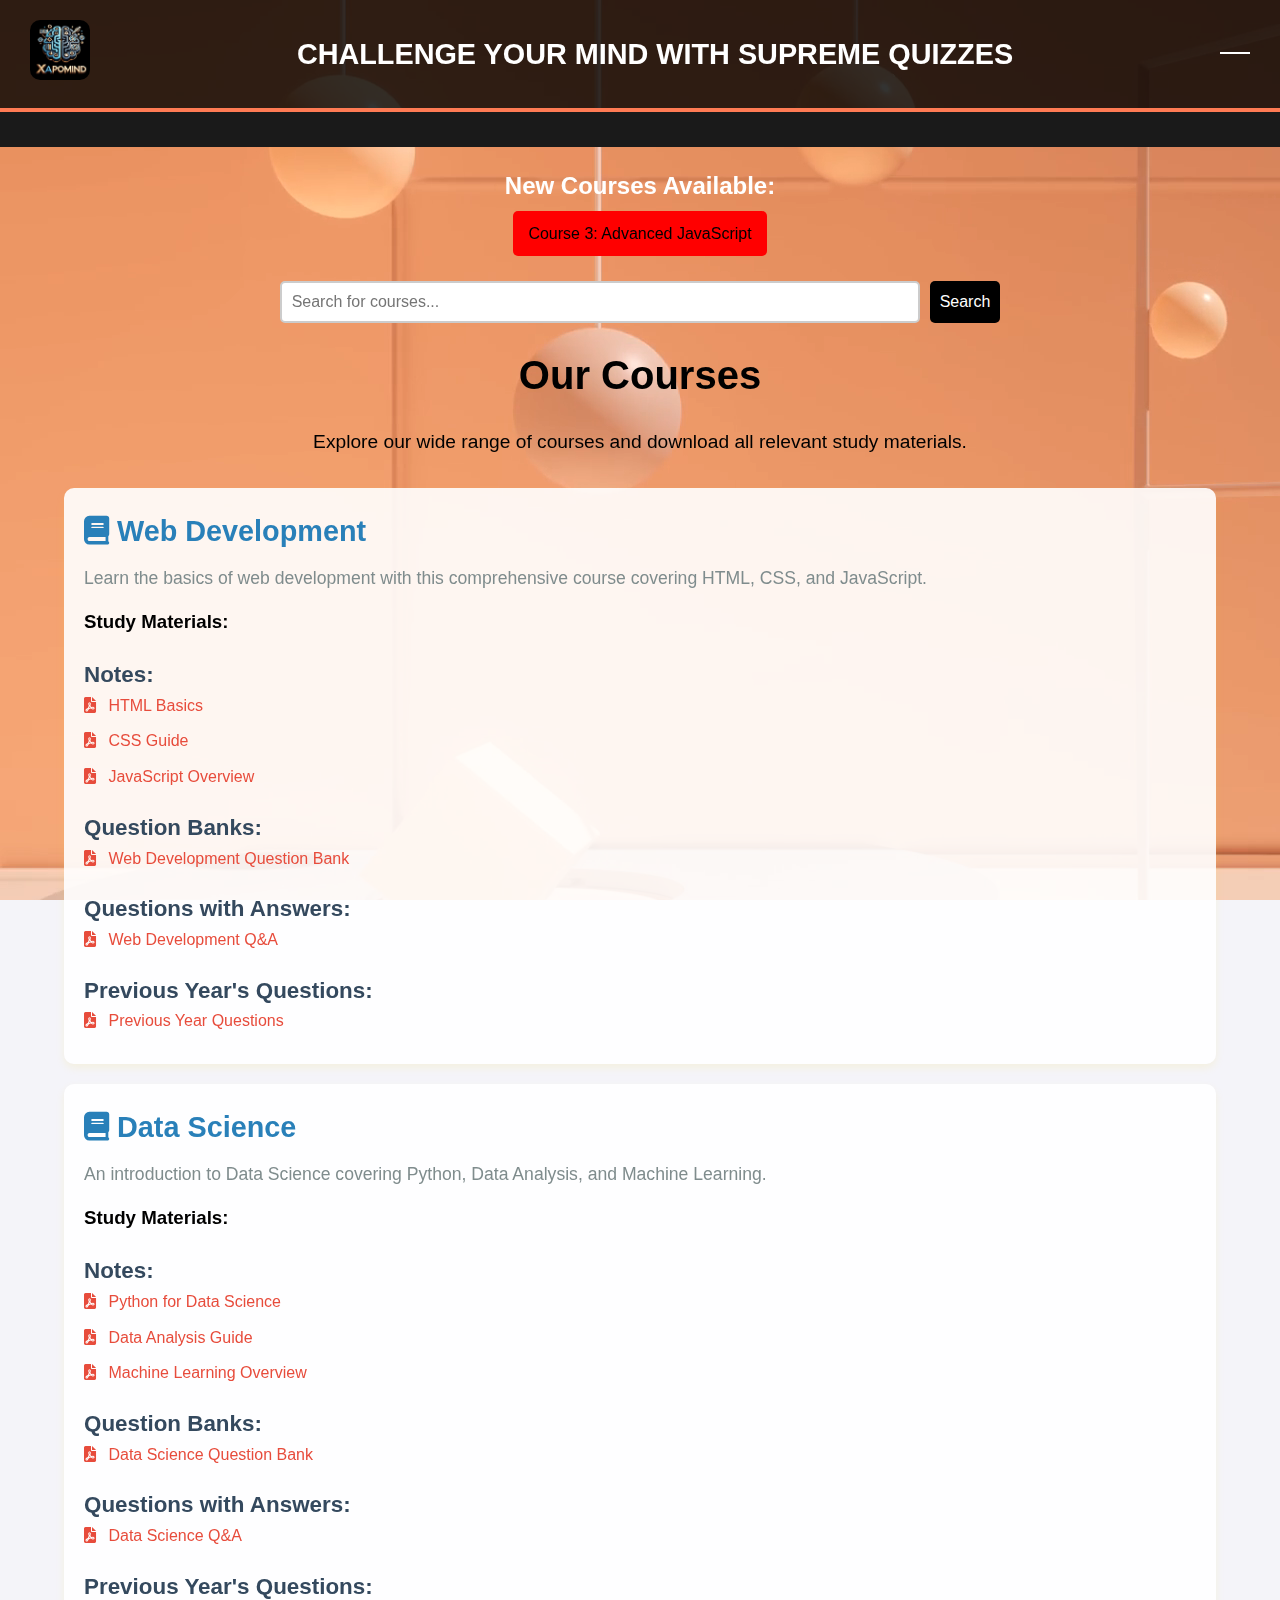
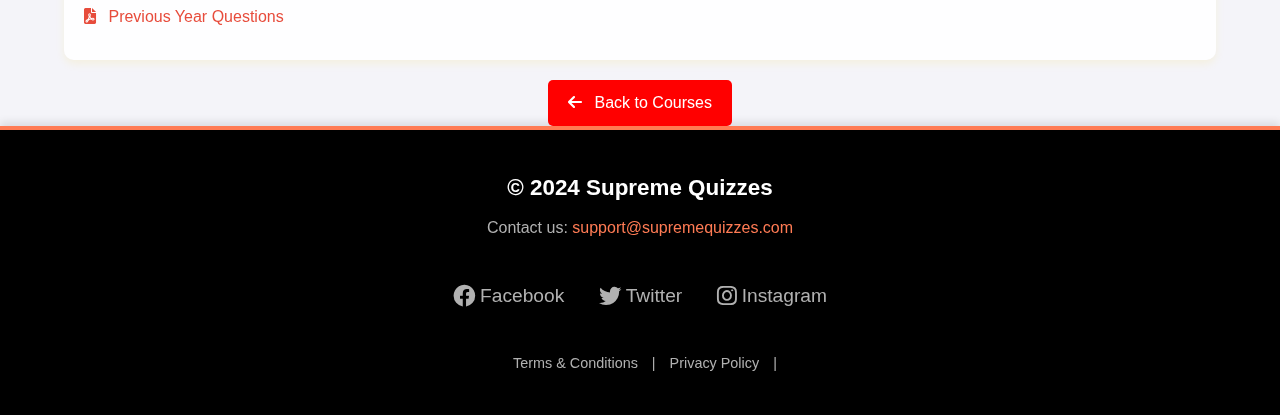
<file: courses.html>
<!DOCTYPE html>
<html lang="en">
<head>
    <meta charset="UTF-8">
    <meta name="viewport" content="width=device-width, initial-scale=1.0">
    <title>Courses & Study Materials</title>
    <link rel="stylesheet" href="https://cdnjs.cloudflare.com/ajax/libs/font-awesome/6.0.0-beta3/css/all.min.css">
    <link rel="stylesheet" href="course.css">
</head>
<body>

    <!-- Background Video -->
    <div class="video-bg-container">
        <video autoplay muted loop id="bg-video">
            <source src="bgani1.mp4" type="video/mp4">
        </video>
    </div>

    <!-- Header Section -->
    <header>
        <div class="header-container">
            <div class="logo">
                <img src="logo3.1png.png" alt="Logo" class="logo-image">
            </div>
            <h1>CHALLENGE YOUR MIND WITH SUPREME QUIZZES</h1>
            <div class="menu">
                <span></span>
            </div>
        </div>

        <!-- Ticker Section -->
        <div class="ticker-wrapper">
            <div class="ticker" id="ticker">
                <p>New updates: More quizzes added | Join our quiz challenges and win rewards | New competitive exam quizzes now available | Don't miss out on the upcoming events!</p>
            </div>
        </div>

        <!-- Highlighted New Courses Section -->
        <section id="newCoursesHighlight">
            <h2 class="highlight-title">New Courses Available:</h2>
            <ul id="newCoursesList"></ul>
        </section>
    </header>

    <!-- Search Bar -->
    <div class="search-container">
        <input type="text" id="searchInput" placeholder="Search for courses..." onkeyup="filterCourses(event)" />
        <button onclick="searchCourses()">Search</button>
        <div id="suggestions" class="suggestions"></div>
    </div>

    <!-- Main Section -->
    <div class="container">
        <section class="main-section">
            <h1 class="section-title">Our Courses</h1>
            <p class="section-description">Explore our wide range of courses and download all relevant study materials.</p>
        </section>

        <!-- Courses Section -->
        <section id="coursesContainer" class="courses">
            <!-- Course 1 -->
            <div class="course" id="course1">
                <h2 class="course-title"><i class="fas fa-book"></i> Web Development</h2>
                <p class="course-description">Learn the basics of web development with this comprehensive course covering HTML, CSS, and JavaScript.</p>

                <!-- Study Material Sections -->
                <div class="study-materials">
                    <h3>Study Materials:</h3>

                    <!-- Notes Section -->
                    <h4>Notes:</h4>
                    <ul class="pdf-list">
                        <li><i class="fas fa-file-pdf"></i> <a href="path-to-pdf1.pdf" target="_blank">HTML Basics</a></li>
                        <li><i class="fas fa-file-pdf"></i> <a href="path-to-pdf2.pdf" target="_blank">CSS Guide</a></li>
                        <li><i class="fas fa-file-pdf"></i> <a href="path-to-pdf3.pdf" target="_blank">JavaScript Overview</a></li>
                    </ul>

                    <!-- Question Banks Section -->
                    <h4>Question Banks:</h4>
                    <ul class="pdf-list">
                        <li><i class="fas fa-file-pdf"></i> <a href="path-to-question-bank1.pdf" target="_blank">Web Development Question Bank</a></li>
                    </ul>

                    <!-- Questions with Answers Section -->
                    <h4>Questions with Answers:</h4>
                    <ul class="pdf-list">
                        <li><i class="fas fa-file-pdf"></i> <a href="path-to-answers1.pdf" target="_blank">Web Development Q&A</a></li>
                    </ul>

                    <!-- Previous Year's Questions Section -->
                    <h4>Previous Year's Questions:</h4>
                    <ul class="pdf-list">
                        <li><i class="fas fa-file-pdf"></i> <a href="path-to-prev-questions1.pdf" target="_blank">Previous Year Questions</a></li>
                    </ul>
                </div>
            </div>

            <!-- Course 2 -->
            <div class="course" id="course2">
                <h2 class="course-title"><i class="fas fa-book"></i>  Data Science</h2>
                <p class="course-description">An introduction to Data Science covering Python, Data Analysis, and Machine Learning.</p>

                <!-- Study Material Sections -->
                <div class="study-materials">
                    <h3>Study Materials:</h3>

                    <!-- Notes Section -->
                    <h4>Notes:</h4>
                    <ul class="pdf-list">
                        <li><i class="fas fa-file-pdf"></i> <a href="path-to-pdf4.pdf" target="_blank">Python for Data Science</a></li>
                        <li><i class="fas fa-file-pdf"></i> <a href="path-to-pdf5.pdf" target="_blank">Data Analysis Guide</a></li>
                        <li><i class="fas fa-file-pdf"></i> <a href="path-to-pdf6.pdf" target="_blank">Machine Learning Overview</a></li>
                    </ul>

                    <!-- Question Banks Section -->
                    <h4>Question Banks:</h4>
                    <ul class="pdf-list">
                        <li><i class="fas fa-file-pdf"></i> <a href="path-to-question-bank2.pdf" target="_blank">Data Science Question Bank</a></li>
                    </ul>

                    <!-- Questions with Answers Section -->
                    <h4>Questions with Answers:</h4>
                    <ul class="pdf-list">
                        <li><i class="fas fa-file-pdf"></i> <a href="path-to-answers2.pdf" target="_blank">Data Science Q&A</a></li>
                    </ul>

                    <!-- Previous Year's Questions Section -->
                    <h4>Previous Year's Questions:</h4>
                    <ul class="pdf-list">
                        <li><i class="fas fa-file-pdf"></i> <a href="path-to-prev-questions2.pdf" target="_blank">Previous Year Questions</a></li>
                    </ul>
                </div>
            </div>
        </section>

        <!-- Back Button -->
        <div class="back-btn-container">
            <a href="index.html" class="back-btn"><i class="fas fa-arrow-left"></i> Back to Courses</a>
        </div>
    </div>
<!-- Footer Section -->
<footer class="footer-container">
    <div class="footer-content">
        <div class="footer-top">
            <p class="footer-logo-text">© 2024 Supreme Quizzes</p>
            <p class="footer-email">Contact us: <a href="mailto:support@supremequizzes.com">support@supremequizzes.com</a></p>
        </div>

        <div class="footer-links">
            <a href="#"><i class="fab fa-facebook"></i> Facebook</a>
            <a href="#"><i class="fab fa-twitter"></i> Twitter</a>
            <a href="https://www.instagram.com/x_apophis?igsh=MW9sdXNmaWl1aTkyag=="><i class="fab fa-instagram"></i> Instagram</a>
        </div>

        <div class="footer-policy">
            <a href="terms.html">Terms & Conditions</a>
            <span>|</span>
            <a href="privacy.html">Privacy Policy</a>
            <span>|</span>
            
        </div>
    </div>
</footer>
    <script src="course.js"></script>
</body>
</html>
</file>
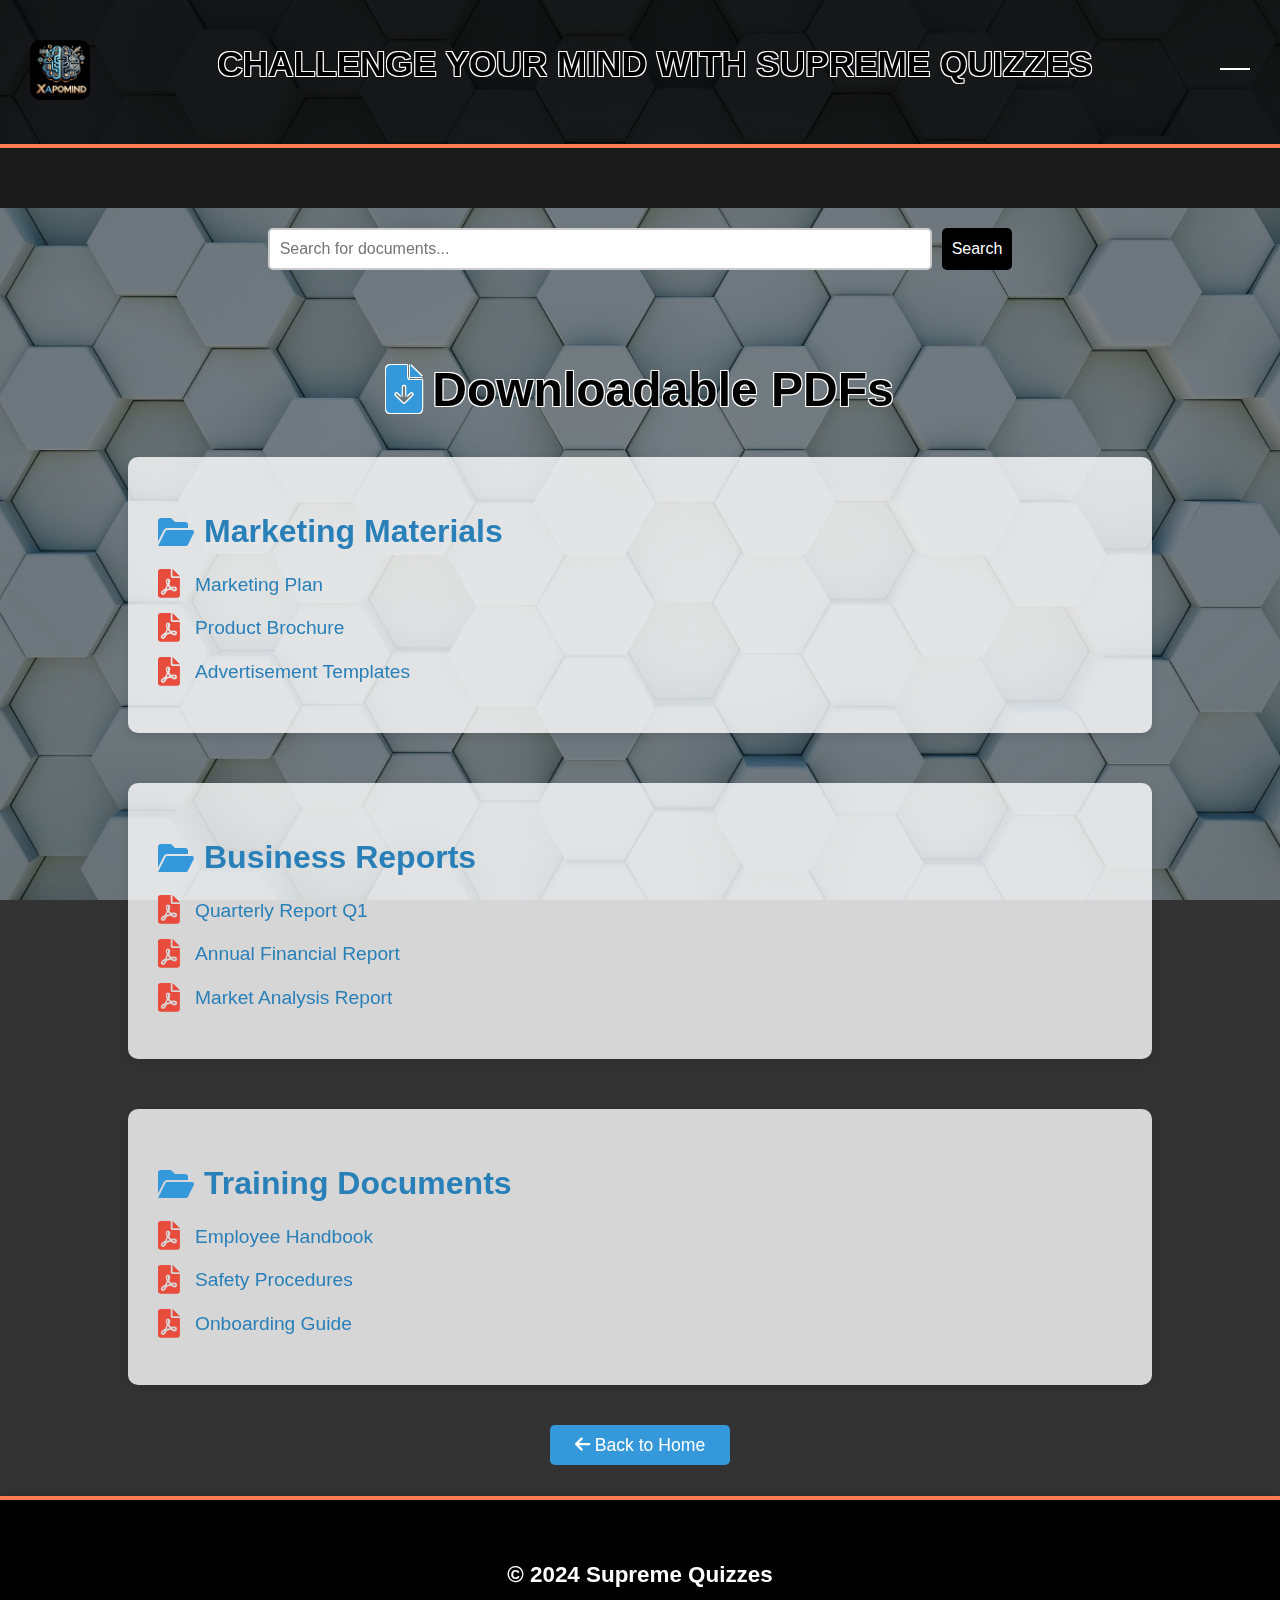
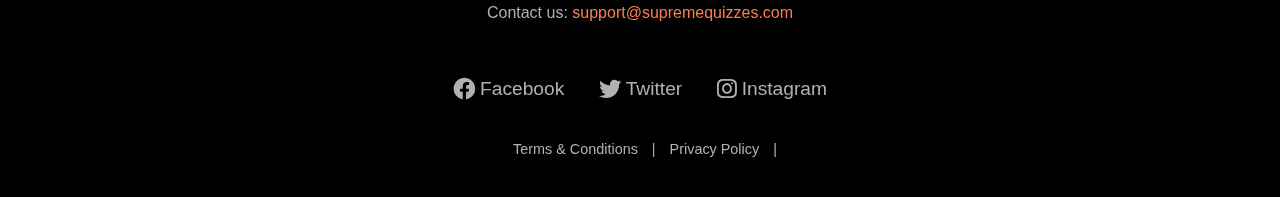
<file: pdf.html>
<!DOCTYPE html>
<html lang="en">
<head>
  <meta charset="UTF-8">
  <meta name="viewport" content="width=device-width, initial-scale=1.0">
  <meta http-equiv="X-UA-Compatible" content="IE=edge">
  <title>Downloadable PDFs</title>

  <!-- Icons -->
  <link rel="stylesheet" href="https://cdnjs.cloudflare.com/ajax/libs/font-awesome/6.0.0-beta3/css/all.min.css">
  
  <!-- Link to external CSS file -->
  <link rel="stylesheet" href="pdf.css">
</head>
<body>

  <!-- Header Section -->
  <header>
    <div class="header-container">
      <div class="logo">
        <img src="logo3.1png.png" alt="Logo" class="logo-image">
      </div>
      <h1>CHALLENGE YOUR MIND WITH SUPREME QUIZZES</h1>
      <div class="menu">
        <span></span>
      </div>
    </div>

    <!-- Ticker Section -->
    <div class="ticker-wrapper">
      <div class="ticker" id="ticker">
        <p>New updates: More quizzes added | Join our quiz challenges and win rewards | New competitive exam quizzes now available | Don't miss out on the upcoming events!</p>
      </div>
    </div>

    <!-- Search Bar -->
    <div class="search-container">
      <input type="text" id="searchInput" placeholder="Search for documents..." onkeyup="filterDocuments(event)" />
      <button onclick="searchDocuments()">Search</button>
      <div id="suggestions" class="suggestions"></div>
    </div>
  </header>

  <!-- Background Video -->
  <div class="video-container">
    <video autoplay muted loop class="background-video">
      <source src="bg animation hexagon.mp4" type="video/mp4">
      Your browser does not support the video tag.
    </video>
  </div>
  <!-- Content Section -->
  <div class="container">
    <h1><i class="fas fa-file-download"></i> Downloadable PDFs</h1>

    <div class="section" id="marketingMaterialsSection">
      <h2><i class="fas fa-folder-open"></i> Marketing Materials</h2>
      <ul class="pdf-list" id="marketingMaterials">
        <li><i class="fas fa-file-pdf"></i><a href="Hindi_VersionProcess_flow_for_Aadhaar_Authentication_by_students.pdf" target="_blank">Marketing Plan</a></li>
        <li><i class="fas fa-file-pdf"></i><a href="pdfs/marketing2.pdf" target="_blank">Product Brochure</a></li>
        <li><i class="fas fa-file-pdf"></i><a href="pdfs/marketing3.pdf" target="_blank">Advertisement Templates</a></li>
      </ul>
    </div>

    <div class="section" id="businessReportsSection">
      <h2><i class="fas fa-folder-open"></i> Business Reports</h2>
      <ul class="pdf-list" id="businessReports">
        <li><i class="fas fa-file-pdf"></i><a href="pdfs/report1.pdf" target="_blank">Quarterly Report Q1</a></li>
        <li><i class="fas fa-file-pdf"></i><a href="pdfs/report2.pdf" target="_blank">Annual Financial Report</a></li>
        <li><i class="fas fa-file-pdf"></i><a href="pdfs/report3.pdf" target="_blank">Market Analysis Report</a></li>
      </ul>
    </div>

    <div class="section" id="trainingDocumentsSection">
      <h2><i class="fas fa-folder-open"></i> Training Documents</h2>
      <ul class="pdf-list" id="trainingDocuments">
        <li><i class="fas fa-file-pdf"></i><a href="pdfs/training1.pdf" target="_blank">Employee Handbook</a></li>
        <li><i class="fas fa-file-pdf"></i><a href="pdfs/training2.pdf" target="_blank">Safety Procedures</a></li>
        <li><i class="fas fa-file-pdf"></i><a href="pdfs/training3.pdf" target="_blank">Onboarding Guide</a></li>
      </ul>
    </div>

    <!-- Back to Home button -->
    <div class="back-button">
      <a href="index.html"><i class="fas fa-arrow-left"></i> Back to Home</a>
    </div>
  </div>

  <!-- Footer Section -->
  <footer class="footer-container">
    <div class="footer-content">
      <div class="footer-top">
        <p class="footer-logo-text">© 2024 Supreme Quizzes</p>
        <p class="footer-email">Contact us: <a href="mailto:support@supremequizzes.com">support@supremequizzes.com</a></p>
      </div>

      <div class="footer-links">
        <a href="#"><i class="fab fa-facebook"></i> Facebook</a>
        <a href="#"><i class="fab fa-twitter"></i> Twitter</a>
        <a href="https://www.instagram.com/"><i class="fab fa-instagram"></i> Instagram</a>
      </div>

      <div class="footer-policy">
        <a href="terms.html">Terms & Conditions</a>
        <span>|</span>
        <a href="privacy.html">Privacy Policy</a>
        <span>|</span>
      </div>
    </div>
  </footer>

  <!-- Link to external JS file -->
  <script src="pdf.js"></script>
</body>
</html>
</file>
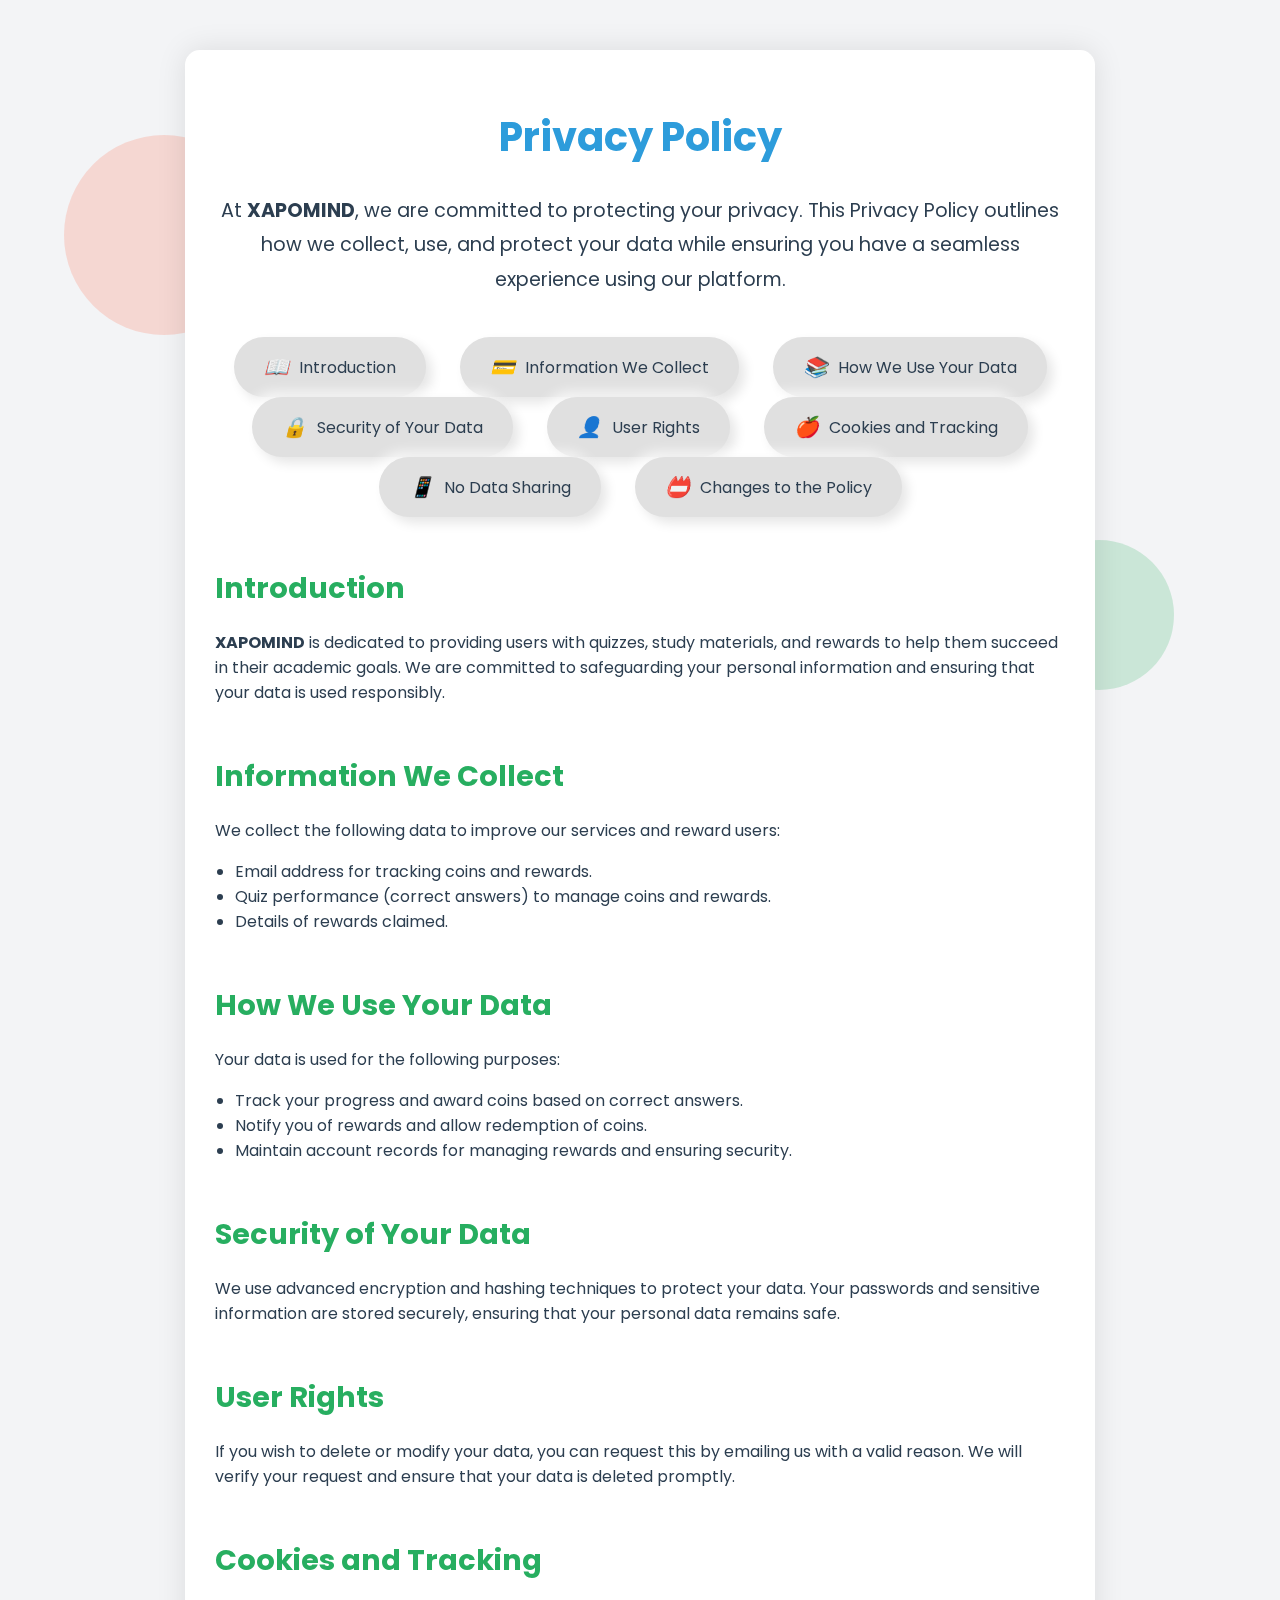
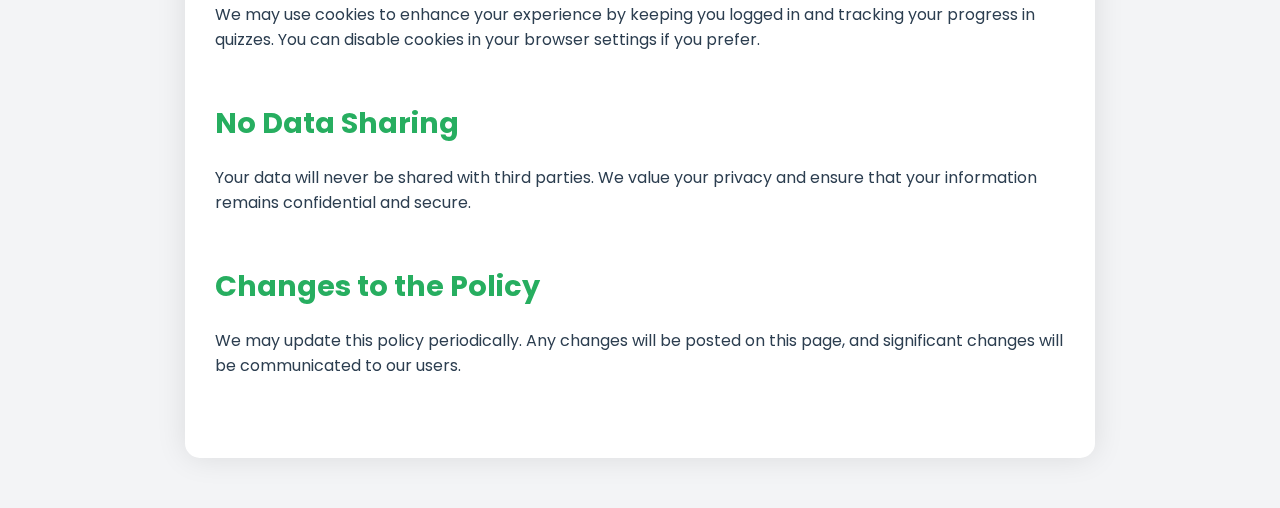
<file: privacy.html>
<!DOCTYPE html>
<html lang="en">
<head>
    <meta charset="UTF-8">
    <meta name="viewport" content="width=device-width, initial-scale=1.0">
    <title>Privacy Policy - XAPOMIND</title>
    <link href="https://fonts.googleapis.com/css2?family=Poppins:wght@400;600&display=swap" rel="stylesheet">
    <link rel="stylesheet" href="privacy.css">
</head>
<body>

    <!-- Animated Background -->
    <div class="animated-background">
        <div class="shape shape-1"></div>
        <div class="shape shape-2"></div>
        <div class="shape shape-3"></div>
    </div>

    <!-- Main Content -->
    <div class="container">
        <h1>Privacy Policy</h1>
        <p class="intro">At <strong>XAPOMIND</strong>, we are committed to protecting your privacy. This Privacy Policy outlines how we collect, use, and protect your data while ensuring you have a seamless experience using our platform.</p>

        <!-- Navigation Bar -->
        <nav class="nav-bar">
            <a href="#introduction"><i class="icon">&#128214;</i> Introduction</a>
            <a href="#data-collection"><i class="icon">&#128179;</i> Information We Collect</a>
            <a href="#data-use"><i class="icon">&#128218;</i> How We Use Your Data</a>
            <a href="#security"><i class="icon">&#128274;</i> Security of Your Data</a>
            <a href="#user-rights"><i class="icon">&#128100;</i> User Rights</a>
            <a href="#cookies"><i class="icon">&#127822;</i> Cookies and Tracking</a>
            <a href="#data-sharing"><i class="icon">&#128241;</i> No Data Sharing</a>
            <a href="#policy-changes"><i class="icon">&#128219;</i> Changes to the Policy</a>
        </nav>

        <!-- Sections -->
        <section id="introduction" class="policy-section">
            <h2>Introduction</h2>
            <p><strong>XAPOMIND</strong> is dedicated to providing users with quizzes, study materials, and rewards to help them succeed in their academic goals. We are committed to safeguarding your personal information and ensuring that your data is used responsibly.</p>
        </section>

        <section id="data-collection" class="policy-section">
            <h2>Information We Collect</h2>
            <p>We collect the following data to improve our services and reward users:</p>
            <ul>
                <li>Email address for tracking coins and rewards.</li>
                <li>Quiz performance (correct answers) to manage coins and rewards.</li>
                <li>Details of rewards claimed.</li>
            </ul>
        </section>

        <section id="data-use" class="policy-section">
            <h2>How We Use Your Data</h2>
            <p>Your data is used for the following purposes:</p>
            <ul>
                <li>Track your progress and award coins based on correct answers.</li>
                <li>Notify you of rewards and allow redemption of coins.</li>
                <li>Maintain account records for managing rewards and ensuring security.</li>
            </ul>
        </section>

        <section id="security" class="policy-section">
            <h2>Security of Your Data</h2>
            <p>We use advanced encryption and hashing techniques to protect your data. Your passwords and sensitive information are stored securely, ensuring that your personal data remains safe.</p>
        </section>

        <section id="user-rights" class="policy-section">
            <h2>User Rights</h2>
            <p>If you wish to delete or modify your data, you can request this by emailing us with a valid reason. We will verify your request and ensure that your data is deleted promptly.</p>
        </section>

        <section id="cookies" class="policy-section">
            <h2>Cookies and Tracking</h2>
            <p>We may use cookies to enhance your experience by keeping you logged in and tracking your progress in quizzes. You can disable cookies in your browser settings if you prefer.</p>
        </section>

        <section id="data-sharing" class="policy-section">
            <h2>No Data Sharing</h2>
            <p>Your data will never be shared with third parties. We value your privacy and ensure that your information remains confidential and secure.</p>
        </section>

        <section id="policy-changes" class="policy-section">
            <h2>Changes to the Policy</h2>
            <p>We may update this policy periodically. Any changes will be posted on this page, and significant changes will be communicated to our users.</p>
        </section>
    </div>

    <script src="privacy.js"></script>
</body>
</html>
</file>
<file: course.css>
* {
    margin: 0;
    padding: 0;
    box-sizing: border-box;
    font-family: Arial, sans-serif;
}

body {
    background-color: #f4f4f9;
    color: #000000;
    line-height: 1.6;
    overflow-x: hidden;
    position: relative;
}

.video-bg-container {
    position: fixed;
    top: 0;
    left: 0;
    width: 100%;
    height: 100%;
    z-index: -1;
    overflow: hidden;
}

#bg-video {
    min-width: 100%;
    min-height: 100%;
    object-fit: cover;
}

/* Header Section */
.header-container {
    background-color: rgba(0, 0, 0, 0.8);
    color: white;
    padding: 20px 30px;
    display: flex;
    justify-content: space-between;
    align-items: center;
    border-bottom: 4px solid #ff7b54;
}

.logo-image {
    max-height: 60px;
    border-radius: 10px;
    animation: fadeIn 2s ease;
}

.header-container h1 {
    flex-grow: 2;
    text-align: center;
    color: white;
    font-size: 1.8rem;
    animation: fadeInDown 1s ease;
}

.menu span {
    display: inline-block;
    height: 2px;
    background-color: white;
    width: 30px;
    margin-bottom: 5px;
    animation: fadeIn 2s ease;
}

/* Ticker Section */
.ticker-wrapper {
    background-color: #1a1a1a;
    color: #fff;
    padding: 5px 0;
    animation: fadeIn 2s ease;
}

.ticker {
    white-space: nowrap;
    overflow: hidden;
}

.ticker p {
    display: inline-block;
    padding-left: 100%;
    animation: ticker-scroll 60s linear infinite;
}

@keyframes ticker-scroll {
    0% {
        transform: translateX(100%);
    }
    100% {
        transform: translateX(-100%);
    }
}

.highlight-title {
    text-align: center;
    font-size: 1.5rem;
    color: #ffffff;
    margin-top: 20px;
}

#newCoursesList {
    text-align: center;
    list-style-type: none;
    padding: 0;
}

#newCoursesList li {
    display: inline-block;
    background-color: #ff0000;
    color: rgb(0, 0, 0);
    padding: 10px 15px;
    margin: 5px;
    border-radius: 5px;
}

/* Search Bar */
.search-container {
    display: flex;
    justify-content: center;
    margin: 20px 0;
    position: relative;
}

#searchInput {
    width: 50%;
    padding: 10px;
    font-size: 1rem;
    border: 2px solid #ccc;
    border-radius: 5px;
    animation: fadeInUp 1s ease;
}

.search-container button {
    padding: 10px;
    margin-left: 10px;
    background-color: #000000;
    color: white;
    border: none;
    cursor: pointer;
    font-size: 1rem;
    border-radius: 5px;
    animation: fadeInUp 1.5s ease;
}

.search-container button:hover {
    background-color: #ff7b54;
}

.suggestions {
    position: absolute;
    top: 50px;
    left: 0;
    right: 0;
    background-color: white;
    border: 1px solid #ccc;
    border-radius: 5px;
    z-index: 1000;
    display: none;
}

.suggestions a {
    display: block;
    padding: 10px;
    border-bottom: 1px solid #f0f0f0;
    color: #000000;
    text-decoration: none;
    animation: fadeIn 1s ease;
}

.suggestions a:hover {
    background-color: #f9f9f9;
    color: #2980b9;
}

/* Main Section */
.container {
    width: 90%;
    margin: auto;
    max-width: 1200px;
}

.section-title {
    font-size: 2.5em;
    text-align: center;
    margin-bottom: 20px;
    color: #000000;
    animation: fadeInDown 1s ease;
}

.section-description {
    text-align: center;
    margin-bottom: 30px;
    font-size: 1.2em;
    color: #000000;
    animation: fadeInUp 1.5s ease;
}

.course {
    background-color: rgba(255, 255, 255, 0.9);
    padding: 20px;
    margin-bottom: 20px;
    border-radius: 10px;
    box-shadow: 0 4px 8px rgba(255, 217, 0, 0.1);
    animation: fadeInLeft 1s ease;
}

.course-title {
    font-size: 1.8em;
    color: #2980b9;
    margin-bottom: 10px;
    animation: fadeInRight 1s ease;
}

.course-description {
    font-size: 1.1em;
    margin-bottom: 15px;
    color: #7f8c8d;
}

.study-materials h4 {
    margin-top: 20px;
    font-size: 1.4em;
    color: #34495e;
}

.pdf-list {
    list-style-type: none;
}

.pdf-list li {
    margin-bottom: 10px;
}

.pdf-list a {
    color: #e74c3c;
    text-decoration: none;
    animation: fadeIn 1.5s ease;
}

.pdf-list a:hover {
    text-decoration: underline;
}

.pdf-list i {
    margin-right: 8px;
    color: #e74c3c;
}

/* Back Button */
.back-btn-container {
    text-align: center;
    margin-top: 20px;
    animation: fadeInUp 2s ease;
}

.back-btn {
    background-color: #ff0000;
    color: white;
    padding: 10px 20px;
    text-decoration: none;
    border-radius: 5px;
    display: inline-block;
    animation: fadeIn 2s ease;
}

.back-btn i {
    margin-right: 8px;
}

.back-btn:hover {
    background-color: #22420d;
}


/* Footer Section */
.footer-container {
    background-color: #000000;
    color: #b1b1b1;
    padding: 40px 0;
    text-align: center;
    font-family: 'Arial', sans-serif;
    border-top: 4px solid #ff7b54;
    box-shadow: 0 -4px 8px rgba(0, 0, 0, 0.1);
}

.footer-content {
    max-width: 1200px;
    margin: 0 auto;
    display: flex;
    flex-direction: column;
    align-items: center;
}

.footer-top {
    margin-bottom: 20px;
}

.footer-logo-text {
    font-size: 1.4rem;
    font-weight: 700;
    color: #ffffff;
    margin-bottom: 10px;
}

.footer-email {
    font-size: 1rem;
    color: #b1b1b1;
}

.footer-email a {
    color: #ff7b54;
    text-decoration: none;
}

.footer-email a:hover {
    color: #ffffff;
    text-decoration: underline;
}

.footer-links {
    margin: 20px 0;
}

.footer-links a {
    color: #b1b1b1;
    text-decoration: none;
    margin: 0 15px;
    font-size: 1.2rem;
    display: inline-flex;
    align-items: center;
    transition: color 0.3s ease, transform 0.3s ease;
}

.footer-links a i {
    margin-right: 8px;
    font-size: 1.4rem;
    transition: color 0.3s ease, transform 0.3s ease;
}

.footer-links a:hover {
    color: #ff7b54;
    transform: translateY(-3px);
}

.footer-policy {
    margin-top: 20px;
    font-size: 0.9rem;
    color: #b1b1b1;
}

.footer-policy a {
    color: #b1b1b1;
    text-decoration: none;
    margin: 0 10px;
    transition: color 0.3s ease;
}

.footer-policy span {
    color: #b1b1b1;
}

.footer-policy a:hover {
    color: #ff7b54;
    text-decoration: underline;
}

/* Responsive Footer */
@media (max-width: 768px) {
    .footer-content {
        padding: 15px;
    }

    .footer-links a, 
    .footer-policy a {
        display: block;
        margin: 10px 0;
    }

    .footer-links {
        margin-bottom: 20px;
    }
}

/* Social Media Icons */
.footer-links a i {
    margin-right: 5px;
}

.footer-links a i:hover {
    color: #ff7b54;
}

/* Responsive Footer */
@media (max-width: 768px) {
    .footer-content {
        padding: 15px;
    }

    .footer-links a, 
    .footer-policy a {
        display: block;
        margin: 10px 0;
    }
}

/* Responsive Design */
@media (max-width: 768px) {
    .header-container {
        flex-direction: column;
    }

    .header-container h1 {
        font-size: 1.5em;
    }

    #searchInput {
        width: 80%;
    }
}

/* Animations */
@keyframes fadeIn {
    from {
        opacity: 0;
    }
    to {
        opacity: 1;
    }
}

@keyframes fadeInDown {
    from {
        opacity: 0;
        transform: translateY(-20px);
    }
    to {
        opacity: 1;
        transform: translateY(0);
    }
}

@keyframes fadeInUp {
    from {
        opacity: 0;
        transform: translateY(20px);
    }
    to {
        opacity: 1;
        transform: translateY(0);
    }
}

@keyframes fadeInLeft {
    from {
        opacity: 0;
        transform: translateX(-30px);
    }
    to {
        opacity: 1;
        transform: translateX(0);
    }
}

@keyframes fadeInRight {
    from {
        opacity: 0;
        transform: translateX(30px);
    }
    to {
        opacity: 1;
        transform: translateX(0);
    }
}
</file>
<file: pdf.css>
/* General Styles */
body {
    font-family: 'Arial', sans-serif;
    background-color: rgba(0, 0, 0, 0.8);
    color: #fff;
    margin: 0;
    padding: 0;
  }
  
  .container {
    width: 80%;
    max-width: 1200px;
    margin: 0 auto;
    padding: 40px 0;
    position: relative;
    z-index: 2;
  }
  
  h1 {
    text-align: center;
    font-size: 3em;
    color: black; /* Change the text color to black */
    margin-bottom: 40px;
    display: flex;
    justify-content: center;
    align-items: center;
    text-shadow: -1px -1px 0 #fff, 1px -1px 0 #fff, -1px 1px 0 #fff, 1px 1px 0 #fff; /* Adds white outline */
  }
  
  h1 i {
    margin-right: 10px;
    color: #3498db;
  }
  
  /* Header Styles */
  .header-container {
    background-color: rgba(0, 0, 0, 0.8); /* Semi-transparent background */
    color: white;
    padding: 20px 30px;
    display: flex;
    justify-content: space-between;
    align-items: center;
    border-bottom: 4px solid #ff7b54;
    position: relative;
    z-index: 10;
  }
  
  /* Logo Styling */
  .logo-image {
    max-height: 60px; /* Set the maximum height of the logo */
    border-radius: 10px; /* Optional: rounded corners for the logo */
    transition: transform 0.3s ease; /* Add a smooth hover effect */
  }
  
  .logo-image:hover {
    transform: scale(1.1); /* Logo scales up slightly when hovered */
  }
  
  /* Main Heading Styling */
  .header-container h1 {
    flex-grow: 2; /* Make the heading take up more space */
    text-align: center;
    color: black; /* Set heading text color to black */
    text-shadow: -1px -1px 0 #ffffff, 1px -1px 0 #ffffff, -1px 1px 0 #ffffff, 1px 1px 0 #ffffff; /* White outline */
    font-size: 2.2rem; /* Increase font size for prominence */
    font-weight: bold; /* Make the font bold */
    transition: color 0.3s ease; /* Smooth transition effect for color changes */
  }
  
  .header-container h1:hover {
    color: #ff7b54; /* Change the heading color to orange when hovered */
  }
  
  /* Menu Styling (for Mobile or Desktop) */
  .menu {
    display: inline-block;
  }
  
  .menu span {
    display: block;
    height: 2px;
    background-color: white;
    width: 30px;
    margin-bottom: 5px;
  }
  /* Ticker Section */
  .ticker-wrapper {
    background-color: #1a1a1a;
    color: #fff;
    padding: 5px 0;
  }
  
  .ticker {
    white-space: nowrap;
    overflow: hidden;
  }
  
  .ticker p {
    display: inline-block;
    padding-left: 100%;
    animation: ticker-scroll 60s linear infinite;
  }
  
  @keyframes ticker-scroll {
    0% {
      transform: translateX(100%);
    }
    100% {
      transform: translateX(-100%);
    }
  }
  
  /* Search Bar */
  .search-container {
    display: flex;
    justify-content: center;
    margin: 20px 0;
    position: relative;
  }
  
  #searchInput {
    width: 50%;
    padding: 10px;
    font-size: 1rem;
    border: 2px solid #ccc;
    border-radius: 5px;
  }
  
  .search-container button {
    padding: 10px;
    margin-left: 10px;
    background-color: #000000;
    color: white;
    border: none;
    cursor: pointer;
    font-size: 1rem;
    border-radius: 5px;
  }
  
  .search-container button:hover {
    background-color: #ff7b54;
  }
  
  .suggestions {
    position: absolute;
    top: 50px;
    left: 0;
    right: 0;
    background-color: white;
    border: 1px solid #ccc;
    border-radius: 5px;
    z-index: 1000;
    display: none;
  }
  
  .suggestions a {
    display: block;
    padding: 10px;
    border-bottom: 1px solid #f0f0f0;
    color: #000000;
    text-decoration: none;
  }
  
  .suggestions a:hover {
    background-color: #f9f9f9;
    color: #2980b9;
  }
  
  /* Section Styles */
  .section {
    margin-bottom: 50px;
    background-color: rgba(255, 255, 255, 0.8);
    padding: 30px;
    border-radius: 10px;
    box-shadow: 0 4px 10px rgba(0, 0, 0, 0.1);
  }
  
  .section h2 {
    font-size: 2em;
    color: #2980b9;
    margin-bottom: 20px;
    display: flex;
    align-items: center;
  }
  
  .section h2 i {
    margin-right: 10px;
    color: #3498db;
  }
  
  /* PDF List Styles */
  .pdf-list {
    list-style-type: none;
    padding: 0;
  }
  
  .pdf-list li {
    display: flex;
    align-items: center;
    margin-bottom: 15px;
  }
  
  .pdf-list li i {
    font-size: 1.8em;
    color: #e74c3c;
    margin-right: 15px;
  }
  
  .pdf-list li a {
    color: #2980b9;
    font-size: 1.2em;
    text-decoration: none;
  }
  
  .pdf-list li a:hover {
    color: #e74c3c;
    text-decoration: underline;
  }
  
  /* Back Button Styles */
  .back-button {
    text-align: center;
    margin-top: 30px;
  }
  
  .back-button a {
    color: #ffffff;
    background-color: #3498db;
    padding: 10px 25px;
    border-radius: 5px;
    font-size: 1.1em;
    text-decoration: none;
  }
  
  .back-button a:hover {
    background-color: #2980b9;
  }
  
  /* Footer Styles */
  .footer-container {
    background-color: #000000;
    color: #b1b1b1;
    padding: 40px 0;
    text-align: center;
    font-family: 'Arial', sans-serif;
    border-top: 4px solid #ff7b54;
    box-shadow: 0 -4px 8px rgba(0, 0, 0, 0.1);
}

.footer-content {
    max-width: 1200px;
    margin: 0 auto;
    display: flex;
    flex-direction: column;
    align-items: center;
}

.footer-top {
    margin-bottom: 20px;
}

.footer-logo-text {
    font-size: 1.4rem;
    font-weight: 700;
    color: #ffffff;
    margin-bottom: 10px;
}

.footer-email {
    font-size: 1rem;
    color: #b1b1b1;
}

.footer-email a {
    color: #ff7b54;
    text-decoration: none;
}

.footer-email a:hover {
    color: #ffffff;
    text-decoration: underline;
}

.footer-links {
    margin: 20px 0;
}

.footer-links a {
    color: #b1b1b1;
    text-decoration: none;
    margin: 0 15px;
    font-size: 1.2rem;
    display: inline-flex;
    align-items: center;
    transition: color 0.3s ease, transform 0.3s ease;
}

.footer-links a i {
    margin-right: 8px;
    font-size: 1.4rem;
    transition: color 0.3s ease, transform 0.3s ease;
}

.footer-links a:hover {
    color: #ff7b54;
    transform: translateY(-3px);
}

.footer-policy {
    margin-top: 20px;
    font-size: 0.9rem;
    color: #b1b1b1;
}

.footer-policy a {
    color: #b1b1b1;
    text-decoration: none;
    margin: 0 10px;
    transition: color 0.3s ease;
}

.footer-policy span {
    color: #b1b1b1;
}

.footer-policy a:hover {
    color: #ff7b54;
    text-decoration: underline;
}

/* Responsive Footer */
@media (max-width: 768px) {
    .footer-content {
        padding: 15px;
    }

    .footer-links a, 
    .footer-policy a {
        display: block;
        margin: 10px 0;
    }

    .footer-links {
        margin-bottom: 20px;
    }
}

/* Social Media Icons */
.footer-links a i {
    margin-right: 5px;
}

.footer-links a i:hover {
    color: #ff7b54;
}

/* Responsive Footer */
@media (max-width: 768px) {
    .footer-content {
        padding: 15px;
    }

    .footer-links a, 
    .footer-policy a {
        display: block;
        margin: 10px 0;
    }
}

/* Responsive Design */
@media (max-width: 768px) {
    .header-container {
        flex-direction: column;
    }

    .header-container h1 {
        font-size: 1.5em;
    }

    #searchInput {
        width: 80%;
    }
}

  /* Video Container */
.video-container {
    position: fixed; /* Keeps the video fixed in the background */
    top: 0;
    left: 0;
    width: 100%;
    height: 100%;
    overflow: hidden;
    z-index: -1; /* Ensures the video is behind the content */
  }
  
  .background-video {
    width: 100%;
    height: 100%;
    object-fit: cover; /* Ensures the video covers the whole area */
    filter: brightness(50%); /* Optional: Adjusts the brightness of the video */
  }
</file>
<file: privacy.css>
/* General Styles */
body {
    font-family: 'Poppins', sans-serif;
    background: #F3F4F6;
    color: #2C3E50;
    margin: 0;
    padding: 0;
    overflow-x: hidden;
}

.container {
    max-width: 850px;
    margin: 50px auto;
    padding: 30px;
    background-color: white;
    box-shadow: 0 0 30px rgba(0, 0, 0, 0.1);
    border-radius: 15px;
    z-index: 2;
    position: relative;
}

h1 {
    color: #2D9CDB;
    font-size: 2.5rem;
    text-align: center;
}

.intro {
    text-align: center;
    margin-bottom: 40px;
    font-size: 1.2rem;
    line-height: 1.8;
}

.policy-section {
    margin-bottom: 50px;
}

h2 {
    font-size: 1.8rem;
    color: #27AE60;
    margin-bottom: 20px;
}

ul {
    margin-top: 10px;
    padding-left: 20px;
}

/* Navigation Bar */
.nav-bar {
    text-align: center;
    margin-bottom: 50px;
}

.nav-bar a {
    margin: 0 15px;
    padding: 15px 30px;
    background-color: #E0E0E0;
    color: #2C3E50;
    text-decoration: none;
    border-radius: 50px;
    box-shadow: 6px 6px 12px rgba(0, 0, 0, 0.1), -6px -6px 12px rgba(255, 255, 255, 0.7);
    transition: background-color 0.3s ease, box-shadow 0.3s ease;
    display: inline-flex;
    align-items: center;
}

.nav-bar a:hover {
    background-color: #2D9CDB;
    color: white;
    box-shadow: 8px 8px 16px rgba(0, 0, 0, 0.2), -8px -8px 16px rgba(255, 255, 255, 0.8);
}

.icon {
    margin-right: 10px;
    font-size: 20px;
}

/* Animated Background */
.animated-background {
    position: fixed;
    top: 0;
    left: 0;
    width: 100%;
    height: 100%;
    overflow: hidden;
    z-index: 1;
}

.shape {
    position: absolute;
    border-radius: 50%;
    opacity: 0.2;
    animation: float 10s infinite ease-in-out;
}

.shape-1 {
    width: 200px;
    height: 200px;
    background-color: #FF6347;
    top: 15%;
    left: 5%;
    animation-delay: 2s;
}

.shape-2 {
    width: 150px;
    height: 150px;
    background-color: #27AE60;
    top: 60%;
    left: 80%;
    animation-delay: 4s;
}

.shape-3 {
    width: 180px;
    height: 180px;
    background-color: #2D9CDB;
    top: 80%;
    left: 30%;
    animation-delay: 6s;
}

@keyframes float {
    0% {
        transform: translateY(0);
    }
    50% {
        transform: translateY(-20px);
    }
    100% {
        transform: translateY(0);
    }

/* Responsive Design */
@media (max-width: 768px) {
    .container {
        margin: 20px;
        padding: 20px;
    }

    h1 {
        font-size: 2rem;
    }

    h2 {
        font-size: 1.5rem;
    }

    .nav-bar a {
        display: block;
        margin: 10px 0;
        padding: 10px 20px;
    }
}
</file>
